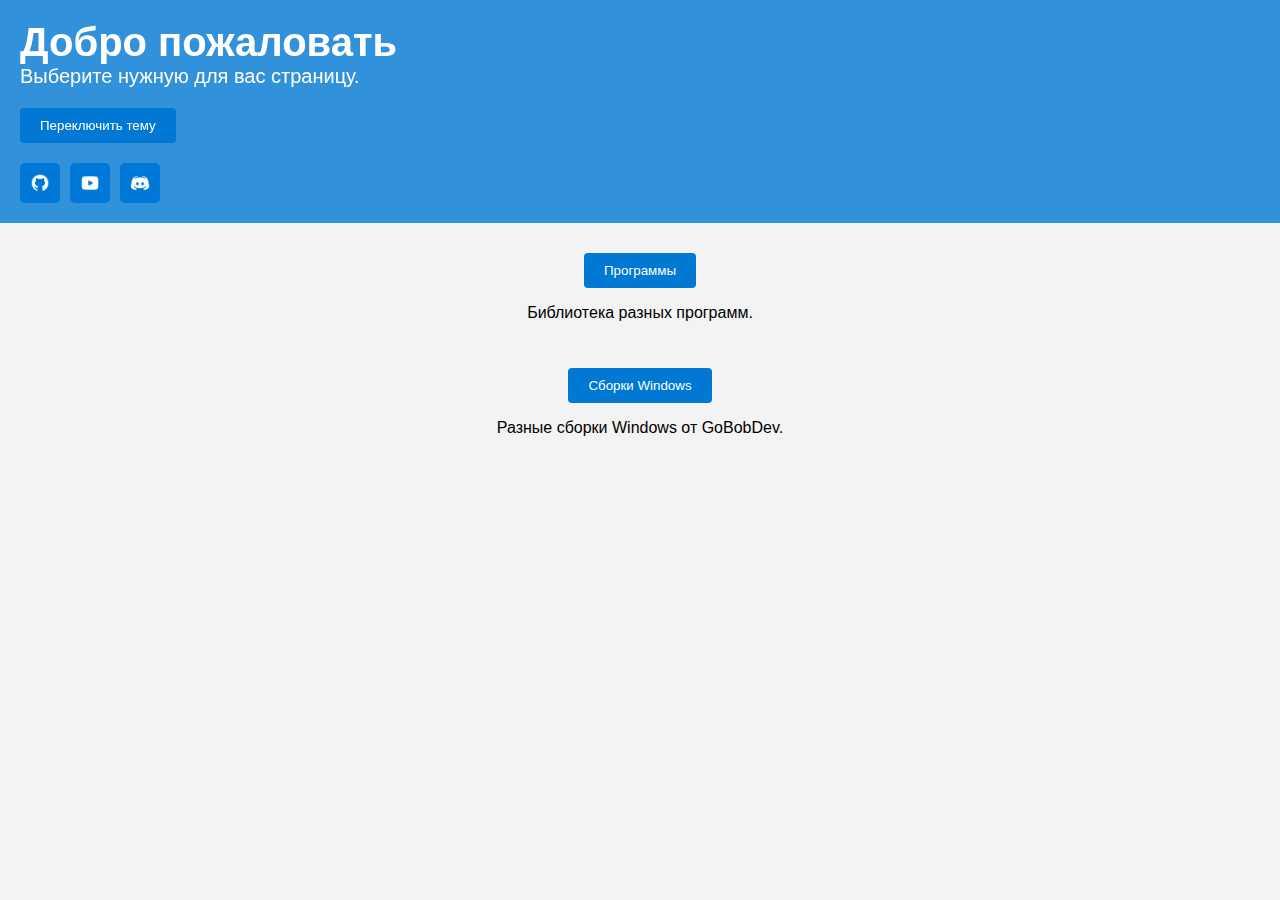
<file: index.html>
<!DOCTYPE html>
<html lang="ru">
<head>
    <meta charset="UTF-8">
    <meta name="viewport" content="width=device-width, initial-scale=1.0">
    <title>Домашняя страница</title>
    <link rel="stylesheet" href="style.css">
    <script>
        function toggleReleaseMenu(id) {
            const menu = document.getElementById(id);
            menu.classList.toggle('show');
        }
    </script>
    <style>
        .center-content {
            display: flex;
            flex-direction: column;
            align-items: center;
            margin-top: 20px;
        }
    </style>
</head>
<body>
<header>
    <div class="header-content">
        <h1>Добро пожаловать</h1>
        <p>Выберите нужную для вас страницу.</p>
        <button class="download-button" style="margin-top: 20px;" id="theme-toggle">Переключить тему</button>
        <div class="social-links" style="margin-top: 20px;">
            <a href="https://github.com/GoBobDev" target="_blank">
                <img src="github_icon.png" alt="GitHub Icon">
            </a>
            <a href="https://youtube.com/@GoBobDev" target="_blank">
                <img src="youtube_icon.png" alt="YouTube Icon">
            </a>
            <a href="https://discord.gg/t8wHyVdVg9" target="_blank">
                <img src="discord_icon.png" alt="Discord Icon">
            </a>
        </div>
    </div>
</header>
<div class="center-content">
    <button class="download-button" onclick="window.open('https://gobobdev.github.io/programs', '_blank')">Программы</button>
    <p>Библиотека разных программ.</p>
</div>
<div class="center-content">
    <button class="download-button" onclick="window.open('https://gobobdev.github.io/mods', '_blank')">Сборки Windows</button>
    <p>Разные сборки Windows от GoBobDev.</p>
</div>
<script>
    const userPrefersDark = window.matchMedia('(prefers-color-scheme: dark)').matches;
    if (userPrefersDark) {
        document.body.classList.add('dark-mode');
        document.querySelectorAll('.app-card').forEach(card => card.classList.add('dark-mode'));
    } else {
        document.body.classList.add('light-mode');
        document.querySelectorAll('.app-card').forEach(card => card.classList.add('light-mode'));
    }
    const themeToggle = document.getElementById('theme-toggle');
    themeToggle.addEventListener('click', () => {
        document.body.classList.toggle('dark-mode');
        document.body.classList.toggle('light-mode');
        document.querySelectorAll('.app-card').forEach(card => {
            card.classList.toggle('dark-mode');
            card.classList.toggle('light-mode');
        });
    });
</script>
</body>
</html>
</file>
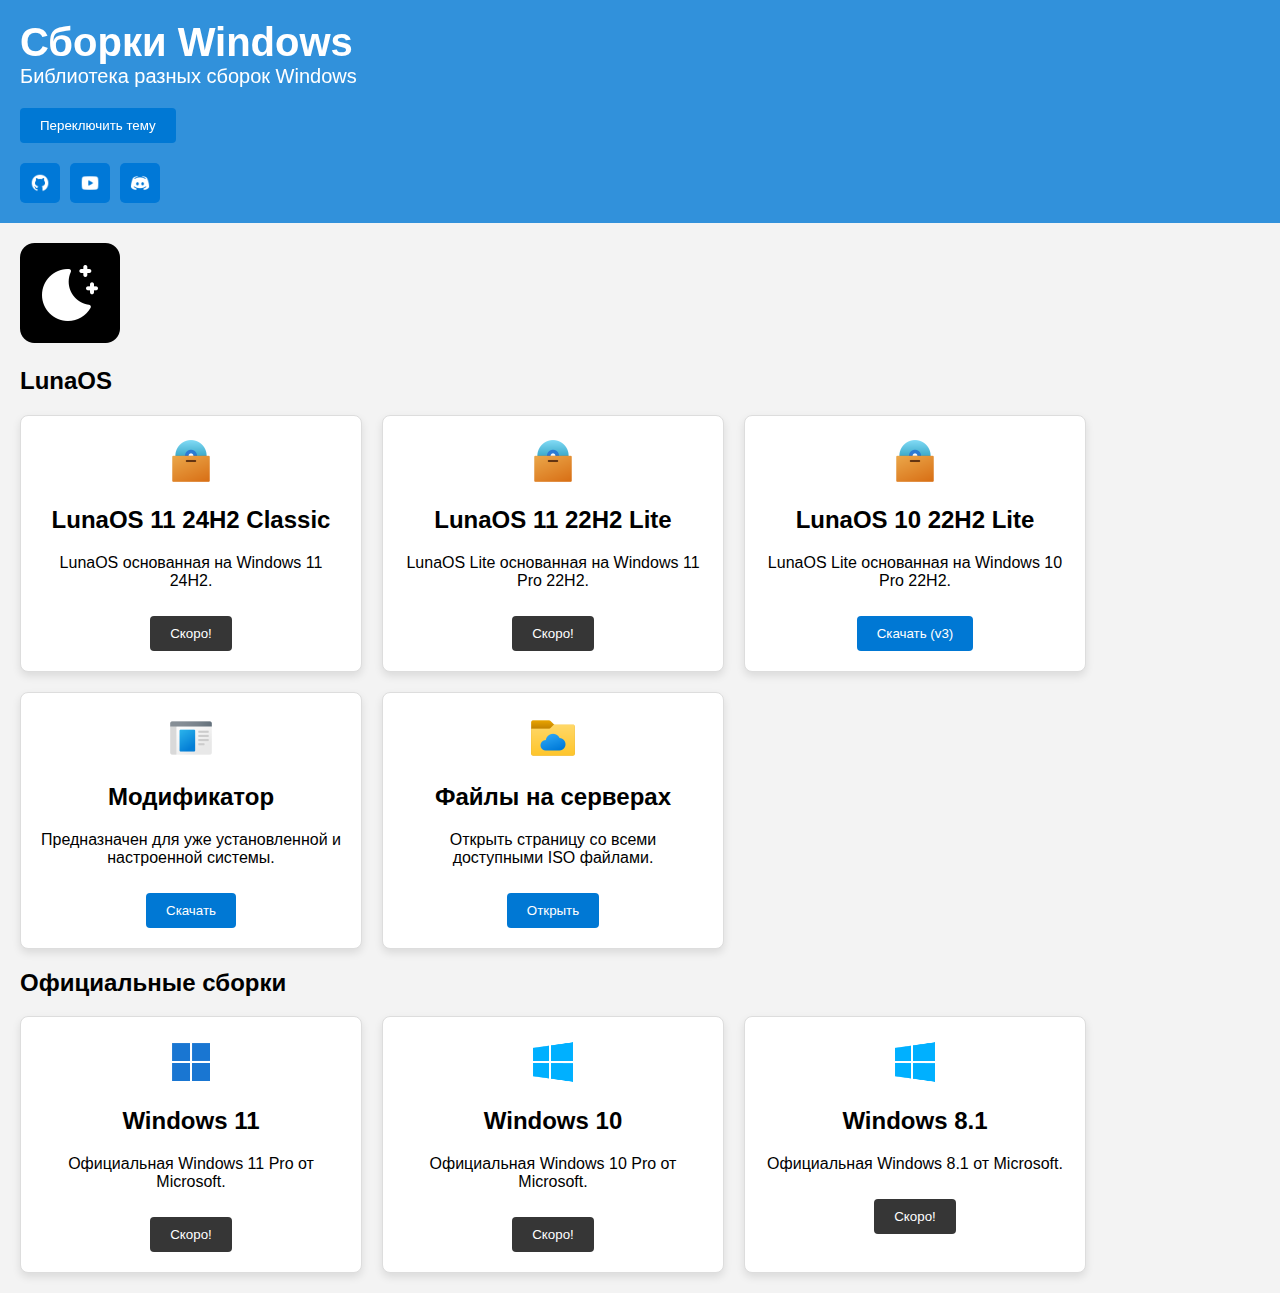
<file: mods/index.html>
<!DOCTYPE html>
<html lang="ru">
<head>
    <meta charset="UTF-8">
    <meta name="viewport" content="width=device-width, initial-scale=1.0">
    <title>Сборки Windows</title>
    <link rel="stylesheet" href="styles.css">
    <script>
        function toggleReleaseMenu(id) {
            const menu = document.getElementById(id);
            menu.classList.toggle('show');
        }
    </script>
</head>
<body>
<header>
    <div class="header-content">
        <h1>Сборки Windows</h1>
        <p>Библиотека разных сборок Windows</p>
        <button class="download-button" style="margin-top: 20px;" id="theme-toggle">Переключить тему</button>
        <div class="social-links" style="margin-top: 20px;">
            <a href="https://github.com/GoBobDev" target="_blank">
                <img src="github_icon.png" alt="GitHub Icon">
            </a>
            <a href="https://youtube.com/@GoBobDev" target="_blank">
                <img src="youtube_icon.png" alt="YouTube Icon">
            </a>
            <a href="https://discord.gg/t8wHyVdVg9" target="_blank">
                <img src="discord_icon.png" alt="Discord Icon">
            </a>
        </div>
    </div>
</header>
    <div class="container">
        <img src="icons/lunaos-icon.png" alt="LunaOS">
        <h2>LunaOS</h2>
        <div class="app-gallery">
            <div class="app-card">
                <img src="icons/iso-icon.png" alt="ISO icon">
                <div>
                    <h2>LunaOS 11 24H2 Classic</h2>
                    <p>LunaOS основанная на Windows 11 24H2. </p>
                    <button class="download-button-un">Скоро!</button>
                </div>
            </div>
            <div class="app-card">
                <img src="icons/iso-icon.png" alt="ISO icon">
                <div>
                    <h2>LunaOS 11 22H2 Lite</h2>
                    <p>LunaOS Lite основанная на Windows 11 Pro 22H2. </p>
                    <button class="download-button-un">Скоро!</button>
                </div>
            </div>
            <div class="app-card">
                <img src="icons/iso-icon.png" alt="ISO icon">
                <div>
                    <h2>LunaOS 10 22H2 Lite</h2>
                    <p>LunaOS Lite основанная на Windows 10 Pro 22H2. </p>
                    <button class="download-button" onclick="window.open('https://drive.usercontent.google.com/download?id=1y5ILsuminIuaVk0u-eAilm6zOxfNwIKZ&export=download')">Скачать (v3)</button>
                </div>
            </div>
            <div class="app-card">
                <img src="icons/mod-icon.png" alt="Mod icon">
                <div>
                    <h2>Модификатор</h2>
                    <p>Предназначен для уже установленной и настроенной системы. </p>
                    <button class="download-button" onclick="window.open('https://github.com/GoBobDev/LunaOS', '_blank')">Скачать</button>
                </div>
            </div>
            <div class="app-card">
                <img src="icons/source-icon.png" alt="Folder icon">
                <div>
                    <h2>Файлы на серверах</h2>
                    <p>Открыть страницу со всеми доступными ISO файлами. </p>
                    <button class="download-button" onclick="window.open('https://drive.google.com/drive/folders/1p4w5LFpFLkamMORzqw4VYP5EyV7RcpuV?usp=sharing', '_blank')">Открыть</button>
                </div>
            </div>
        </div>
        <h2>Официальные сборки</h2>
        <div class="app-gallery">
            <div class="app-card">
                <img src="icons/win11-icon.png" alt="Win11 icon">
                <div>
                    <h2>Windows 11</h2>
                    <p>Официальная Windows 11 Pro от Microsoft. </p>
                    <button class="download-button-un">Скоро!</button>
                </div>
            </div>
            <div class="app-card">
                <img src="icons/win-icon.png" alt="WinLegacy icon">
                <div>
                    <h2>Windows 10</h2>
                    <p>Официальная Windows 10 Pro от Microsoft. </p>
                    <button class="download-button-un">Скоро!</button>
                </div>
            </div>
            <div class="app-card">
                <img src="icons/win-icon.png" alt="WinLegacy icon">
                <div>
                    <h2>Windows 8.1</h2>
                    <p>Официальная Windows 8.1 от Microsoft. </p>
                    <button class="download-button-un">Скоро!</button>
                </div>
            </div>
        </div>
    </div>
</body>
<script>
    const userPrefersDark = window.matchMedia('(prefers-color-scheme: dark)').matches;
    if (userPrefersDark) {
        document.body.classList.add('dark-mode');
        document.querySelectorAll('.app-card').forEach(card => card.classList.add('dark-mode'));
    } else {
        document.body.classList.add('light-mode');
        document.querySelectorAll('.app-card').forEach(card => card.classList.add('light-mode'));
    }
    const themeToggle = document.getElementById('theme-toggle');
    themeToggle.addEventListener('click', () => {
        document.body.classList.toggle('dark-mode');
        document.body.classList.toggle('light-mode');
        document.querySelectorAll('.app-card').forEach(card => {
            card.classList.toggle('dark-mode');
            card.classList.toggle('light-mode');
        });
    });
</script>
</html>
</file>
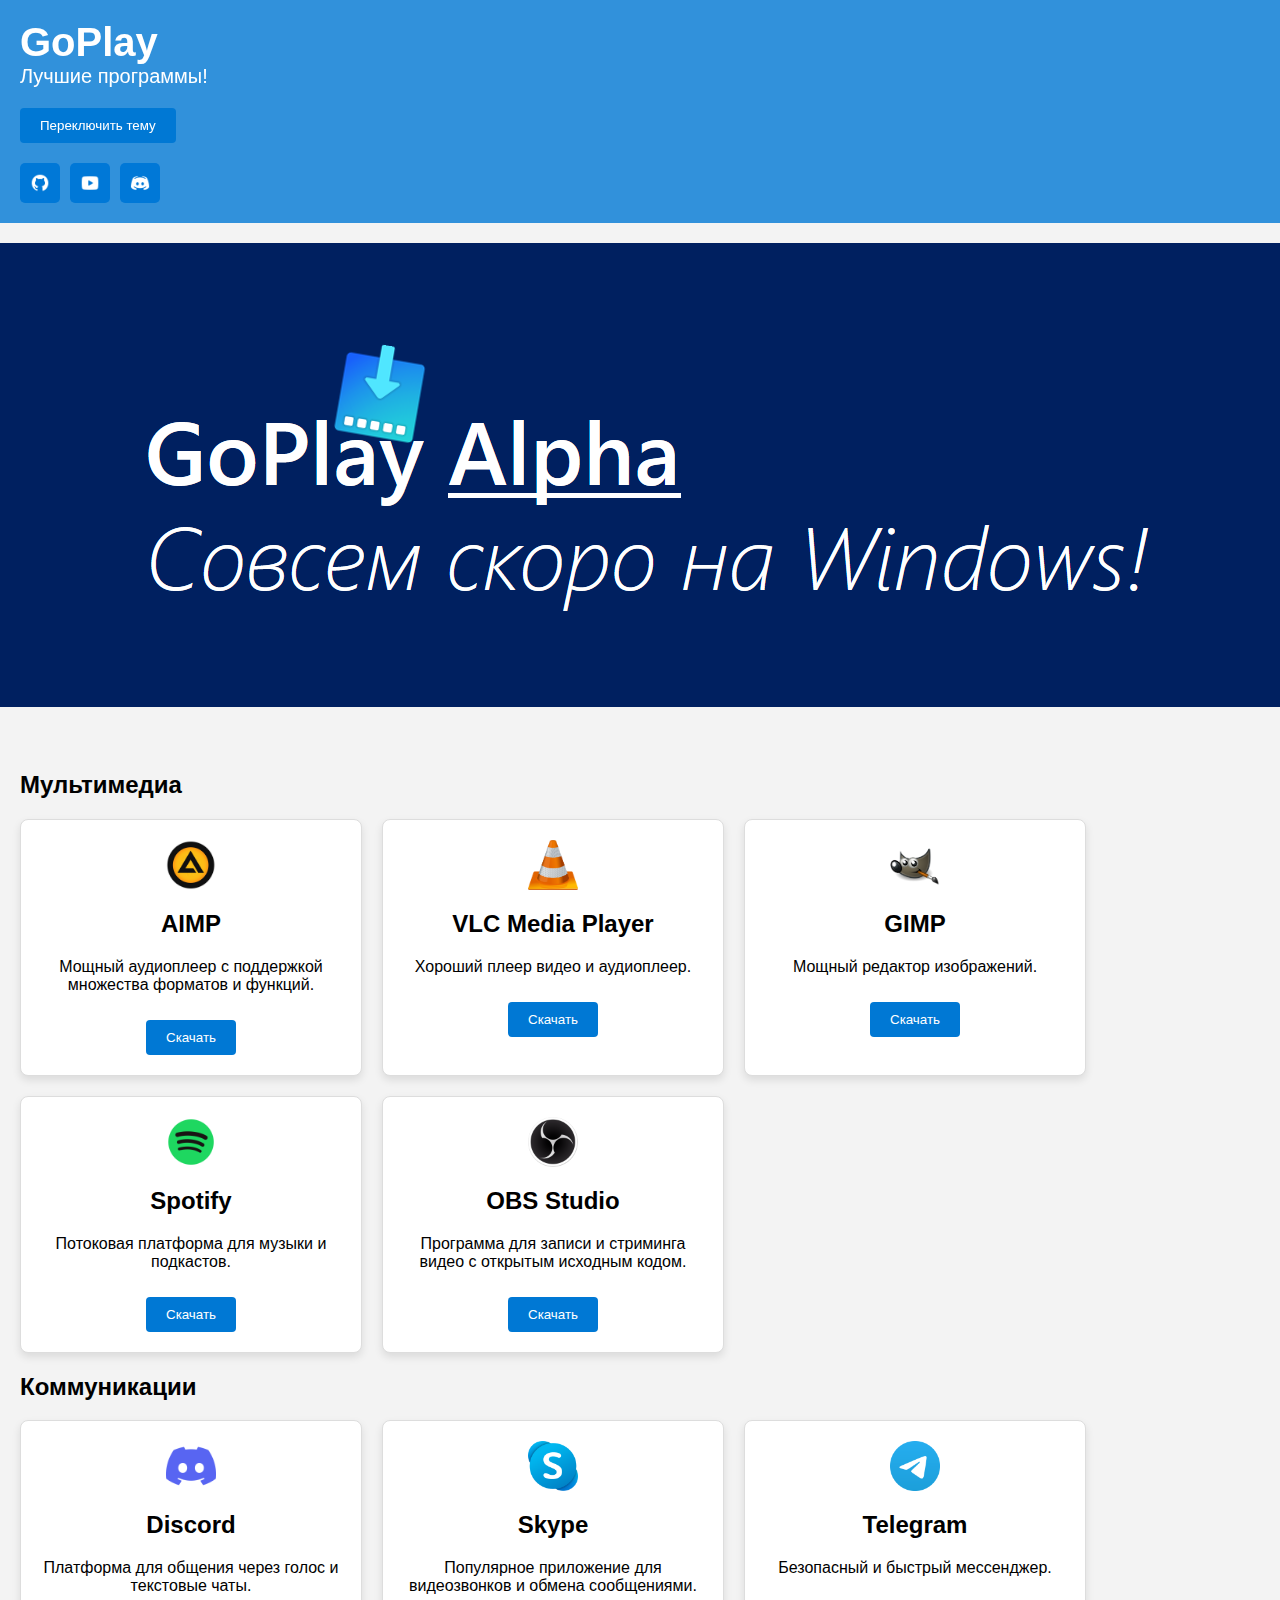
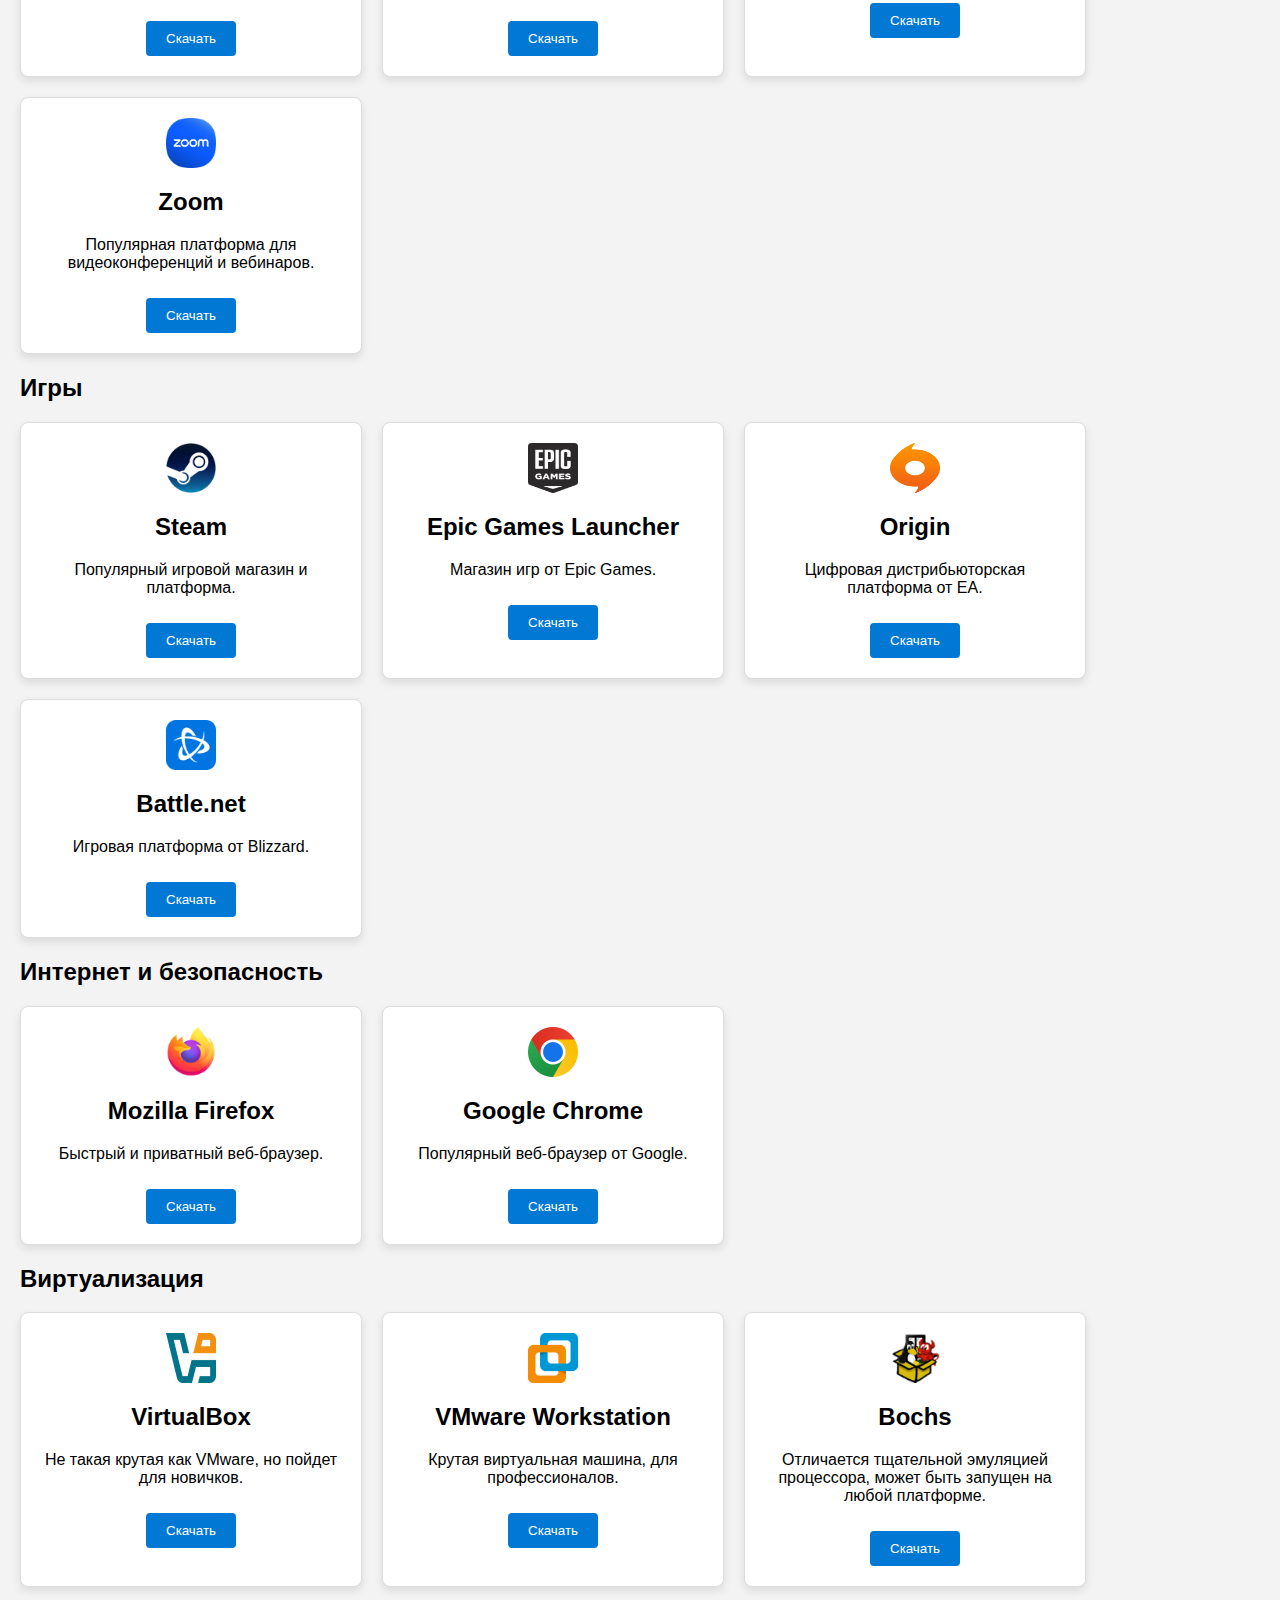
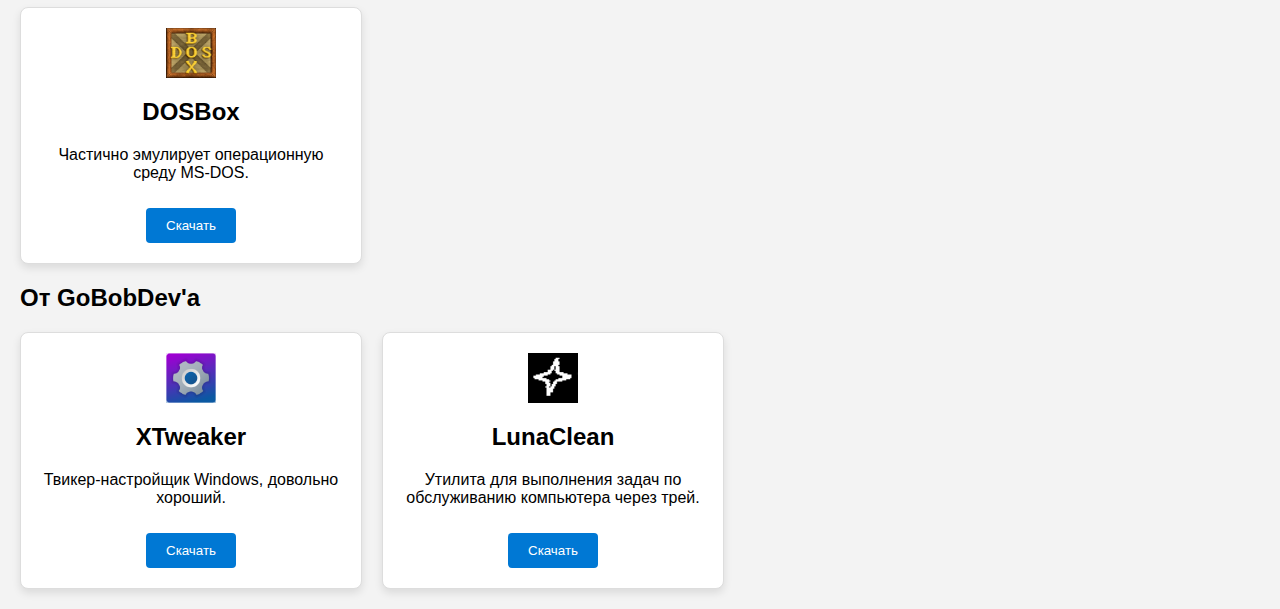
<file: programs/index.html>
<!DOCTYPE html>
<html lang="ru">
<head>
    <meta charset="UTF-8">
    <meta name="viewport" content="width=device-width, initial-scale=1.0">
    <title>Библиотека программ</title>
    <link rel="stylesheet" href="styles.css">
    <script>
        function toggleReleaseMenu(id) {
            const menu = document.getElementById(id);
            menu.classList.toggle('show');
        }
    </script>
</head>
<body>
<header>
    <div class="header-content">
        <h1>GoPlay</h1>
        <p>Лучшие программы!</p>
        <button class="download-button" style="margin-top: 20px;" id="theme-toggle">Переключить тему</button>
        <div class="social-links" style="margin-top: 20px;">
            <a href="https://github.com/GoBobDev" target="_blank">
                <img src="github_icon.png" alt="GitHub Icon">
            </a>
            <a href="https://youtube.com/@GoBobDev" target="_blank">
                <img src="youtube_icon.png" alt="YouTube Icon">
            </a>
            <a href="https://discord.gg/t8wHyVdVg9" target="_blank">
                <img src="discord_icon.png" alt="Discord Icon">
            </a>
        </div>
    </div>
</header>
    <div class="coming-soon">
        <img src="img01.png" alt="banner1">
    </div>
    <div class="container">
        <h2>Мультимедиа</h2>
        <div class="app-gallery">
            <div class="app-card">
                <img src="icons/aimp-icon.png" alt="AIMP">
                <div>
                    <h2>AIMP</h2>
                    <p>Мощный аудиоплеер с поддержкой множества форматов и функций.</p>
                    <button class="download-button" onclick="window.open('https://aimp.ru/?do=download', '_blank')">Скачать</button>
                </div>
            </div>
            <div class="app-card">
                <img src="icons/vlc-icon.png" alt="VLC Media Player">
                <div>
                    <h2>VLC Media Player</h2>
                    <p>Хороший плеер видео и аудиоплеер.</p>
                    <button class="download-button" onclick="window.open('https://www.videolan.org/vlc/', '_blank')">Скачать</button>
                </div>
            </div>
            <div class="app-card">
                <img src="icons/gimp-icon.png" alt="GIMP">
                <div>
                    <h2>GIMP</h2>
                    <p>Мощный редактор изображений.</p>
                    <button class="download-button" onclick="window.open('https://www.gimp.org/downloads/', '_blank')">Скачать</button>
                </div>
            </div>
            <div class="app-card">
                <img src="icons/spotify-icon.png" alt="Spotify">
                <div>
                    <h2>Spotify</h2>
                    <p>Потоковая платформа для музыки и подкастов.</p>
                    <button class="download-button" onclick="window.open('https://www.spotify.com/download', '_blank')">Скачать</button>
                </div>
            </div>
            <div class="app-card">
                <img src="icons/obs-icon.png" alt="OBS Studio">
                <div>
                    <h2>OBS Studio</h2>
                    <p>Программа для записи и стриминга видео с открытым исходным кодом.</p>
                    <button class="download-button" onclick="window.open('https://obsproject.com/download', '_blank')">Скачать</button>
                </div>
            </div>
        </div>

        <h2>Коммуникации</h2>
        <div class="app-gallery">
            <div class="app-card">
                <img src="icons/discord-icon.png" alt="Discord">
                <div>
                    <h2>Discord</h2>
                    <p>Платформа для общения через голос и текстовые чаты.</p>
                    <button class="download-button" onclick="window.open('https://discord.com/download', '_blank')">Скачать</button>
                </div>
            </div>
            <div class="app-card">
                <img src="icons/skype-icon.png" alt="Skype">
                <div>
                    <h2>Skype</h2>
                    <p>Популярное приложение для видеозвонков и обмена сообщениями.</p>
                    <button class="download-button" onclick="window.open('https://www.skype.com/en/get-skype/', '_blank')">Скачать</button>
                </div>
            </div>
            <div class="app-card">
                <img src="icons/telegram-icon.png" alt="Telegram">
                <div>
                    <h2>Telegram</h2>
                    <p>Безопасный и быстрый мессенджер.</p>
                    <button class="download-button" onclick="window.open('https://desktop.telegram.org/', '_blank')">Скачать</button>
                </div>
            </div>
            <div class="app-card">
                <img src="icons/zoom-icon.png" alt="Zoom">
                <div>
                    <h2>Zoom</h2>
                    <p>Популярная платформа для видеоконференций и вебинаров.</p>
                    <button class="download-button" onclick="window.open('https://zoom.us/download', '_blank')">Скачать</button>
                </div>
            </div>
        </div>

        <h2>Игры</h2>
        <div class="app-gallery">
            <div class="app-card">
                <img src="icons/steam-icon.png" alt="Steam">
                <div>
                    <h2>Steam</h2>
                    <p>Популярный игровой магазин и платформа.</p>
                    <button class="download-button" onclick="window.open('https://store.steampowered.com/about/', '_blank')">Скачать</button>
                </div>
            </div>
            <div class="app-card">
                <img src="icons/epicgames-icon.png" alt="Epic Games Launcher">
                <div>
                    <h2>Epic Games Launcher</h2>
                    <p>Магазин игр от Epic Games.</p>
                    <button class="download-button" onclick="window.open('https://www.epicgames.com/store/en/download', '_blank')">Скачать</button>
                </div>
            </div>
            <div class="app-card">
                <img src="icons/origin-icon.png" alt="Origin">
                <div>
                    <h2>Origin</h2>
                    <p>Цифровая дистрибьюторская платформа от EA.</p>
                    <button class="download-button" onclick="window.open('https://www.origin.com/rus/ru-ru/store/download', '_blank')">Скачать</button>
                </div>
            </div>
            <div class="app-card">
                <img src="icons/battlenet-icon.png" alt="Battle.net">
                <div>
                    <h2>Battle.net</h2>
                    <p>Игровая платформа от Blizzard.</p>
                    <button class="download-button" onclick="window.open('https://www.blizzard.com/apps/battle.net/desktop', '_blank')">Скачать</button>
                </div>
            </div>
        </div>

        <h2>Интернет и безопасность</h2>
        <div class="app-gallery">
            <div class="app-card">
                <img src="icons/firefox-icon.png" alt="Mozilla Firefox">
                <div>
                    <h2>Mozilla Firefox</h2>
                    <p>Быстрый и приватный веб-браузер.</p>
                    <button class="download-button" onclick="window.open('https://www.mozilla.org/firefox/download/', '_blank')">Скачать</button>
                </div>
            </div>
            <div class="app-card">
                <img src="icons/chrome-icon.png" alt="Google Chrome">
                <div>
                    <h2>Google Chrome</h2>
                    <p>Популярный веб-браузер от Google.</p>
                    <button class="download-button" onclick="window.open('https://www.google.com/chrome/', '_blank')">Скачать</button>
                </div>
            </div>
        </div>
        
        <h2>Виртуализация</h2>
        <div class="app-gallery">
            <div class="app-card">
                <img src="icons/virtualbox-icon.png" alt="VirtualBox">
                <div>
                    <h2>VirtualBox</h2>
                    <p>Не такая крутая как VMware, но пойдет для новичков. </p>
                    <button class="download-button" onclick="window.open('https://www.virtualbox.org/wiki/Downloads', '_blank')">Скачать</button>
                </div>
            </div>
            <div class="app-card">
                <img src="icons/vmware-icon.png" alt="VMware">
                <div>
                    <h2>VMware Workstation</h2>
                    <p>Крутая виртуальная машина, для профессионалов. </p>
                    <button class="download-button" onclick="window.open('https://8alvor.soft-load.eu/b6/2/9/11483314ad61ff4ecf6d9df1091e749b/VMware-workstation-full-en.exe', '_blank')">Скачать</button>
                </div>
            </div>
            <div class="app-card">
                <img src="icons/bochs-icon.png" alt="Bochs">
                <div>
                    <h2>Bochs</h2>
                    <p>Отличается тщательной эмуляцией процессора, может быть запущен на любой платформе. </p>
                    <button class="download-button" onclick="window.open('https://sourceforge.net/projects/bochs/files/bochs', '_blank')">Скачать</button>
                </div>
            </div>
            <div class="app-card">
                <img src="icons/dosbox-icon.png" alt="DOSBox">
                <div>
                    <h2>DOSBox</h2>
                    <p>Частично эмулирует операционную среду MS-DOS. </p>
                    <button class="download-button" onclick="window.open('https://sourceforge.net/projects/dosbox/', '_blank')">Скачать</button>
                </div>
            </div>
        </div>
        
        <h2>От GoBobDev'а</h2>
        <div class="app-gallery">
            <div class="app-card">
                <img src="icons/xtweaker-icon.png" alt="XTweaker">
                <div>
                    <h2>XTweaker</h2>
                    <p>Твикер-настройщик Windows, довольно хороший. </p>
                    <button class="download-button" onclick="window.open('https://github.com/GoBobDev/XTweaker/releases/latest/download/XTweakerSetup.exe', '_blank')">Скачать</button>
                </div>
            </div>
            <div class="app-card">
                <img src="icons/lunaclean-icon.png" alt="LunaClean">
                <div>
                    <h2>LunaClean</h2>
                    <p>Утилита для выполнения задач по обслуживанию компьютера через трей. </p>
                    <button class="download-button" onclick="window.open('https://github.com/GoBobDev/LunaClean/releases/latest/download/Setup.exe', '_blank')">Скачать</button>
                </div>
            </div>
        </div>
    </div>
</body>
<script>
    const userPrefersDark = window.matchMedia('(prefers-color-scheme: dark)').matches;
    if (userPrefersDark) {
        document.body.classList.add('dark-mode');
        document.querySelectorAll('.app-card').forEach(card => card.classList.add('dark-mode'));
    } else {
        document.body.classList.add('light-mode');
        document.querySelectorAll('.app-card').forEach(card => card.classList.add('light-mode'));
    }
    const themeToggle = document.getElementById('theme-toggle');
    themeToggle.addEventListener('click', () => {
        document.body.classList.toggle('dark-mode');
        document.body.classList.toggle('light-mode');
        document.querySelectorAll('.app-card').forEach(card => {
            card.classList.toggle('dark-mode');
            card.classList.toggle('light-mode');
        });
    });
</script>
</html>
</file>
<file: style.css>
body {
    font-family: 'Segoe UI', Tahoma, Geneva, Verdana, sans-serif;
    background-color: #f3f3f3;
    margin: 0;
    padding: 0;
    animation: fadeIn 1s ease-in-out;
    transition: background-color 0.5s ease, color 0.5s ease;
}

body.light-mode {
    background-color: #f3f3f3;
    color: black;
}

body.dark-mode {
    background-color: #3f3f40;
    color: white;
}

@keyframes fadeIn {
    from { opacity: 0; }
    to { opacity: 1; }
}

header {
    background-color: rgba(0, 120, 212, 0.8);
    backdrop-filter: blur(5px);
    color: white;
    padding: 20px;
    text-align: left;
}

.header-content {
    display: inline-block;
    text-align: left;
}

.header-content h1 {
    margin: 0;
    font-size: 2.5rem;
    animation: none;
}

.header-content p {
    margin: 0;
    font-size: 1.25rem;
}

.coming-soon {
    text-align: center;
    margin: 20px 0;
}

.coming-soon p,
.coming-soon .download-button {
    display: inline-block;
    vertical-align: middle;
}

.social-links {
    display: flex;
    gap: 10px;
}

.social-links a {
    display: inline-flex;
    align-items: left;
    padding: 10px;
    text-decoration: none;
    color: white;
    background-color: #0078D7;
    border-radius: 5px;
    transition: background-color 0.3s;
}

.social-links a:hover {
    background-color: #005a9e;
}

.social-links a img {
    width: 20px;
    height: 20px;
}

.container {
    padding: 20px;
    animation: fadeIn 2s ease-in-out;
}

.app-gallery {
    display: flex;
    flex-wrap: wrap;
    gap: 20px;
    justify-content: flex-start;
}

.app-card {
    background-color: white;
    border: 1px solid #ddd;
    border-radius: 8px;
    padding: 20px;
    box-shadow: 0 4px 8px rgba(0, 0, 0, 0.1);
    transition: transform 0.3s, box-shadow 0.3s;
    display: flex;
    align-items: center;
    width: 300px;
    flex-direction: column;
    text-align: center;
}

.app-card.dark-mode {
    background-color: #202121;
    border: 1px solid #111212;
    border-radius: 8px;
    padding: 20px;
    box-shadow: 0 4px 8px rgba(0, 0, 0, 0.1);
    transition: transform 0.3s, box-shadow 0.3s;
    display: flex;
    align-items: center;
    width: 300px;
    flex-direction: column;
    text-align: center;
}

.app-card.light-mode {
    background-color: white;
    border: 1px solid #ddd;
    border-radius: 8px;
    padding: 20px;
    box-shadow: 0 4px 8px rgba(0, 0, 0, 0.1);
    transition: transform 0.3s, box-shadow 0.3s;
    display: flex;
    align-items: center;
    width: 300px;
    flex-direction: column;
    text-align: center;
}



.app-card img {
    width: 50px;
    height: 50px;
    margin-bottom: 20px;
}

.app-card:hover {
    transform: translateY(-10px);
    box-shadow: 0 8px 16px rgba(0, 0, 0, 0.2);
}

.app-card h2 {
    margin-top: 0;
    font-size: 1.5rem;
}

.app-card p {
    font-size: 1rem;
}

.download-button {
    background-color: #0078d4;
    color: white;
    padding: 10px 20px;
    text-decoration: none;
    border-radius: 4px;
    transition: background-color 0.3s;
    cursor: pointer;
    border: none;
    margin-top: 10px;
}

.download-button:hover {
    background-color: #005a9e;
}
</file>
<file: mods/styles.css>
body {
    font-family: 'Segoe UI', Tahoma, Geneva, Verdana, sans-serif;
    background-color: #f3f3f3;
    margin: 0;
    padding: 0;
    animation: fadeIn 1s ease-in-out;
    transition: background-color 0.5s ease, color 0.5s ease;
}

body.light-mode {
    background-color: #f3f3f3;
    color: black;
}

body.dark-mode {
    background-color: #3f3f40;
    color: white;
}

@keyframes fadeIn {
    from { opacity: 0; }
    to { opacity: 1; }
}

header {
    background-color: rgba(0, 120, 212, 0.8);
    backdrop-filter: blur(5px);
    color: white;
    padding: 20px;
    text-align: left;
}

.header-content {
    display: inline-block;
    text-align: left;
}

.header-content h1 {
    margin: 0;
    font-size: 2.5rem;
    animation: none;
}

.header-content p {
    margin: 0;
    font-size: 1.25rem;
}

.coming-soon {
    text-align: center;
    margin: 20px 0;
}

.coming-soon p,
.coming-soon .download-button {
    display: inline-block;
    vertical-align: middle;
}

.social-links {
    display: flex;
    gap: 10px;
}

.social-links a {
    display: inline-flex;
    align-items: left;
    padding: 10px;
    text-decoration: none;
    color: white;
    background-color: #0078D7;
    border-radius: 5px;
    transition: background-color 0.3s;
}

.social-links a:hover {
    background-color: #005a9e;
}

.social-links a img {
    width: 20px;
    height: 20px;
}

.container {
    padding: 20px;
    animation: fadeIn 2s ease-in-out;
}

.app-gallery {
    display: flex;
    flex-wrap: wrap;
    gap: 20px;
    justify-content: flex-start;
}

.app-card {
    background-color: white;
    border: 1px solid #ddd;
    border-radius: 8px;
    padding: 20px;
    box-shadow: 0 4px 8px rgba(0, 0, 0, 0.1);
    transition: transform 0.3s, box-shadow 0.3s;
    display: flex;
    align-items: center;
    width: 300px;
    flex-direction: column;
    text-align: center;
}

.app-card.dark-mode {
    background-color: #202121;
    border: 1px solid #111212;
    border-radius: 8px;
    padding: 20px;
    box-shadow: 0 4px 8px rgba(0, 0, 0, 0.1);
    transition: transform 0.3s, box-shadow 0.3s;
    display: flex;
    align-items: center;
    width: 300px;
    flex-direction: column;
    text-align: center;
}

.app-card.light-mode {
    background-color: white;
    border: 1px solid #ddd;
    border-radius: 8px;
    padding: 20px;
    box-shadow: 0 4px 8px rgba(0, 0, 0, 0.1);
    transition: transform 0.3s, box-shadow 0.3s;
    display: flex;
    align-items: center;
    width: 300px;
    flex-direction: column;
    text-align: center;
}



.app-card img {
    width: 50px;
    height: 50px;
    margin-bottom: 20px;
}

.app-card:hover {
    transform: translateY(-10px);
    box-shadow: 0 8px 16px rgba(0, 0, 0, 0.2);
}

.app-card h2 {
    margin-top: 0;
    font-size: 1.5rem;
}

.app-card p {
    font-size: 1rem;
}

.download-button {
    background-color: #0078d4;
    color: white;
    padding: 10px 20px;
    text-decoration: none;
    border-radius: 4px;
    transition: background-color 0.3s;
    cursor: pointer;
    border: none;
    margin-top: 10px;
}

.download-button-un {
    background-color: #363636;
    color: white;
    padding: 10px 20px;
    text-decoration: none;
    border-radius: 4px;
    transition: background-color 0.3s;
    border: none;
    margin-top: 10px;
}


.download-button:hover {
    background-color: #005a9e;
}
</file>
<file: programs/styles.css>
body {
    font-family: 'Segoe UI', Tahoma, Geneva, Verdana, sans-serif;
    background-color: #f3f3f3;
    margin: 0;
    padding: 0;
    animation: fadeIn 1s ease-in-out;
    transition: background-color 0.5s ease, color 0.5s ease;
}

body.light-mode {
    background-color: #f3f3f3;
    color: black;
}

body.dark-mode {
    background-color: #3f3f40;
    color: white;
}

@keyframes fadeIn {
    from { opacity: 0; }
    to { opacity: 1; }
}

header {
    background-color: rgba(0, 120, 212, 0.8);
    backdrop-filter: blur(5px);
    color: white;
    padding: 20px;
    text-align: left;
}

.header-content {
    display: inline-block;
    text-align: left;
}

.header-content h1 {
    margin: 0;
    font-size: 2.5rem;
    animation: none;
}

.header-content p {
    margin: 0;
    font-size: 1.25rem;
}

.coming-soon {
    text-align: center;
    margin: 20px 0;
}

.coming-soon p,
.coming-soon .download-button {
    display: inline-block;
    vertical-align: middle;
}

.social-links {
    display: flex;
    gap: 10px;
}

.social-links a {
    display: inline-flex;
    align-items: left;
    padding: 10px;
    text-decoration: none;
    color: white;
    background-color: #0078D7;
    border-radius: 5px;
    transition: background-color 0.3s;
}

.social-links a:hover {
    background-color: #005a9e;
}

.social-links a img {
    width: 20px;
    height: 20px;
}

.container {
    padding: 20px;
    animation: fadeIn 2s ease-in-out;
}

.app-gallery {
    display: flex;
    flex-wrap: wrap;
    gap: 20px;
    justify-content: flex-start;
}

.app-card {
    background-color: white;
    border: 1px solid #ddd;
    border-radius: 8px;
    padding: 20px;
    box-shadow: 0 4px 8px rgba(0, 0, 0, 0.1);
    transition: transform 0.3s, box-shadow 0.3s;
    display: flex;
    align-items: center;
    width: 300px;
    flex-direction: column;
    text-align: center;
}

.app-card.dark-mode {
    background-color: #202121;
    border: 1px solid #111212;
    border-radius: 8px;
    padding: 20px;
    box-shadow: 0 4px 8px rgba(0, 0, 0, 0.1);
    transition: transform 0.3s, box-shadow 0.3s;
    display: flex;
    align-items: center;
    width: 300px;
    flex-direction: column;
    text-align: center;
}

.app-card.light-mode {
    background-color: white;
    border: 1px solid #ddd;
    border-radius: 8px;
    padding: 20px;
    box-shadow: 0 4px 8px rgba(0, 0, 0, 0.1);
    transition: transform 0.3s, box-shadow 0.3s;
    display: flex;
    align-items: center;
    width: 300px;
    flex-direction: column;
    text-align: center;
}



.app-card img {
    width: 50px;
    height: 50px;
    margin-bottom: 20px;
}

.app-card:hover {
    transform: translateY(-10px);
    box-shadow: 0 8px 16px rgba(0, 0, 0, 0.2);
}

.app-card h2 {
    margin-top: 0;
    font-size: 1.5rem;
}

.app-card p {
    font-size: 1rem;
}

.download-button {
    background-color: #0078d4;
    color: white;
    padding: 10px 20px;
    text-decoration: none;
    border-radius: 4px;
    transition: background-color 0.3s;
    cursor: pointer;
    border: none;
    margin-top: 10px;
}

.download-button:hover {
    background-color: #005a9e;
}
</file>
